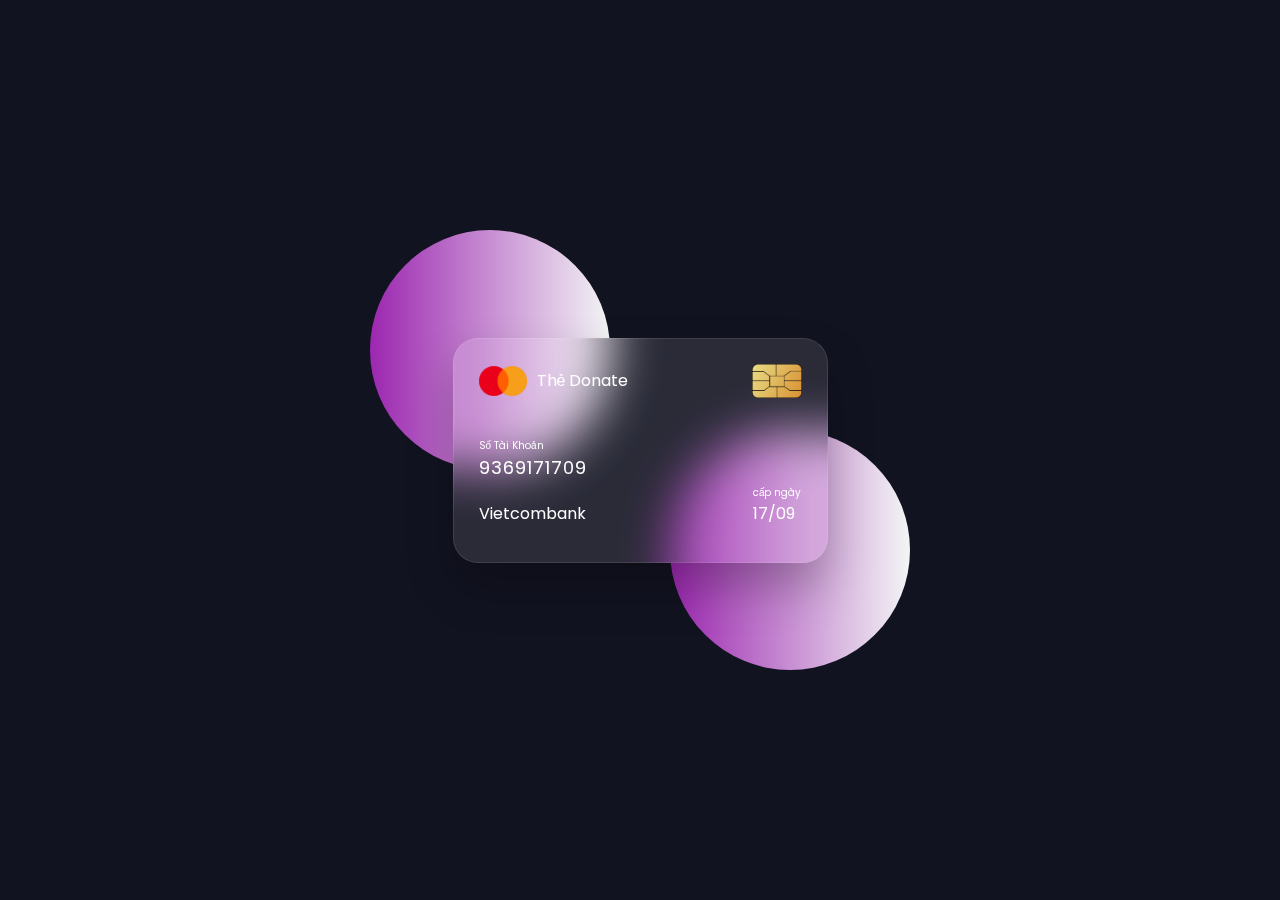
<file: index.html>
<!DOCTYPE html>
<!-- Coding by CodingLab | www.codinglabweb.com-->
<html lang="en">
  <head>
    <meta charset="UTF-8" />
    <meta http-equiv="X-UA-Compatible" content="IE=edge" />
    <meta name="viewport" content="width=device-width, initial-scale=1.0" />
    <title>Trang Chủ Donate</title>
    <link rel="stylesheet" href="style.css" />
  </head>
  <body>
    <section>
      <div class="container">
        <div class="card front-face">
          <header>
            <span class="logo">
              <img src="./img/logo.png" alt="" />
              <h5>Thẻ Donate</h5>
            </span>
            <img src="./img/Vietcombankcchip.png" alt="" class="chip" />
          </header>

          <div class="card-details">
            <div class="name-number">
              <h6>Số Tài Khoản</h6>
              <h5 class="number">9369171709</h5>
              <h5 class="name">Vietcombank</h5>
            </div>

            <div class="valid-date">
              <h6>cấp ngày</h6>
              <h5>17/09</h5>
            </div>
          </div>
        </div>

        <div class="card back-face">
          <h6>
            Liên Hệ Chúng Tôi Qua Apple Mail
            chivasregal73@icloud.com
          </h6>
          <span class="magnetic-strip"></span>
          <div class="signature"><i>1999</i></div>
          <h5>
            Team Chân Thành Cảm Ơn Các Bạn !
          </h5>
        </div>
      </div>
    </section>
  </body>
</html>
</file>
<file: style.css>
/* Import Google Font - Poppins */
@import url("https://fonts.googleapis.com/css2?family=Poppins:wght@300;400;500;600&display=swap");

* {
  margin: 0;
  padding: 0;
  box-sizing: border-box;
  font-family: "Poppins", sans-serif;
}
section {
  position: relative;
  min-height: 100vh;
  width: 100%;
  background: #121321;
  display: flex;
  align-items: center;
  justify-content: center;
  color: #fff;
  perspective: 1000px;
}
section::before {
  content: "";
  position: absolute;
  height: 240px;
  width: 240px;
  border-radius: 50%;
  transform: translate(-150px, -100px);
  background: linear-gradient(90deg, #9c27b0, #f3f5f5);
}
section::after {
  content: "";
  position: absolute;
  height: 240px;
  width: 240px;
  border-radius: 50%;
  transform: translate(150px, 100px);
  background: linear-gradient(90deg, #9c27b0, #f3f5f5);
}
.container {
  position: relative;
  height: 225px;
  width: 375px;
  z-index: 100;
  transition: 0.6s;
  transform-style: preserve-3d;
}
.container:hover {
  transform: rotateY(180deg);
}
.container .card {
  position: absolute;
  height: 100%;
  width: 100%;
  padding: 25px;
  border-radius: 25px;
  backdrop-filter: blur(25px);
  background: rgba(255, 255, 255, 0.1);
  box-shadow: 0 25px 45px rgba(0, 0, 0, 0.25);
  border: 1px solid rgba(255, 255, 255, 0.1);
  backface-visibility: hidden;
}
.front-face header,
.front-face .logo {
  display: flex;
  align-items: center;
}
.front-face header {
  justify-content: space-between;
}
.front-face .logo img {
  width: 48px;
  margin-right: 10px;
}
h5 {
  font-size: 16px;
  font-weight: 400;
}
.front-face .chip {
  width: 50px;
}
.front-face .card-details {
  display: flex;
  margin-top: 40px;
  align-items: flex-end;
  justify-content: space-between;
}
h6 {
  font-size: 10px;
  font-weight: 400;
}
h5.number {
  font-size: 18px;
  letter-spacing: 1px;
}
h5.name {
  margin-top: 20px;
}
.card.back-face {
  border: none;
  padding: 15px 25px 25px 25px;
  transform: rotateY(180deg);
}
.card.back-face h6 {
  font-size: 8px;
}
.card.back-face .magnetic-strip {
  position: absolute;
  top: 40px;
  left: 0;
  height: 45px;
  width: 100%;
  background: #000;
}
.card.back-face .signature {
  display: flex;
  justify-content: flex-end;
  align-items: center;
  margin-top: 80px;
  height: 40px;
  width: 85%;
  border-radius: 6px;
  background: repeating-linear-gradient(
    #fff,
    #fff 3px,
    #efefef 0px,
    #efefef 9px
  );
}
.signature i {
  color: #000;
  font-size: 12px;
  padding: 4px 6px;
  border-radius: 4px;
  background-color: #fff;
  margin-right: -30px;
  z-index: -1;
}
.card.back-face h5 {
  font-size: 8px;
  margin-top: 15px;
}
</file>
